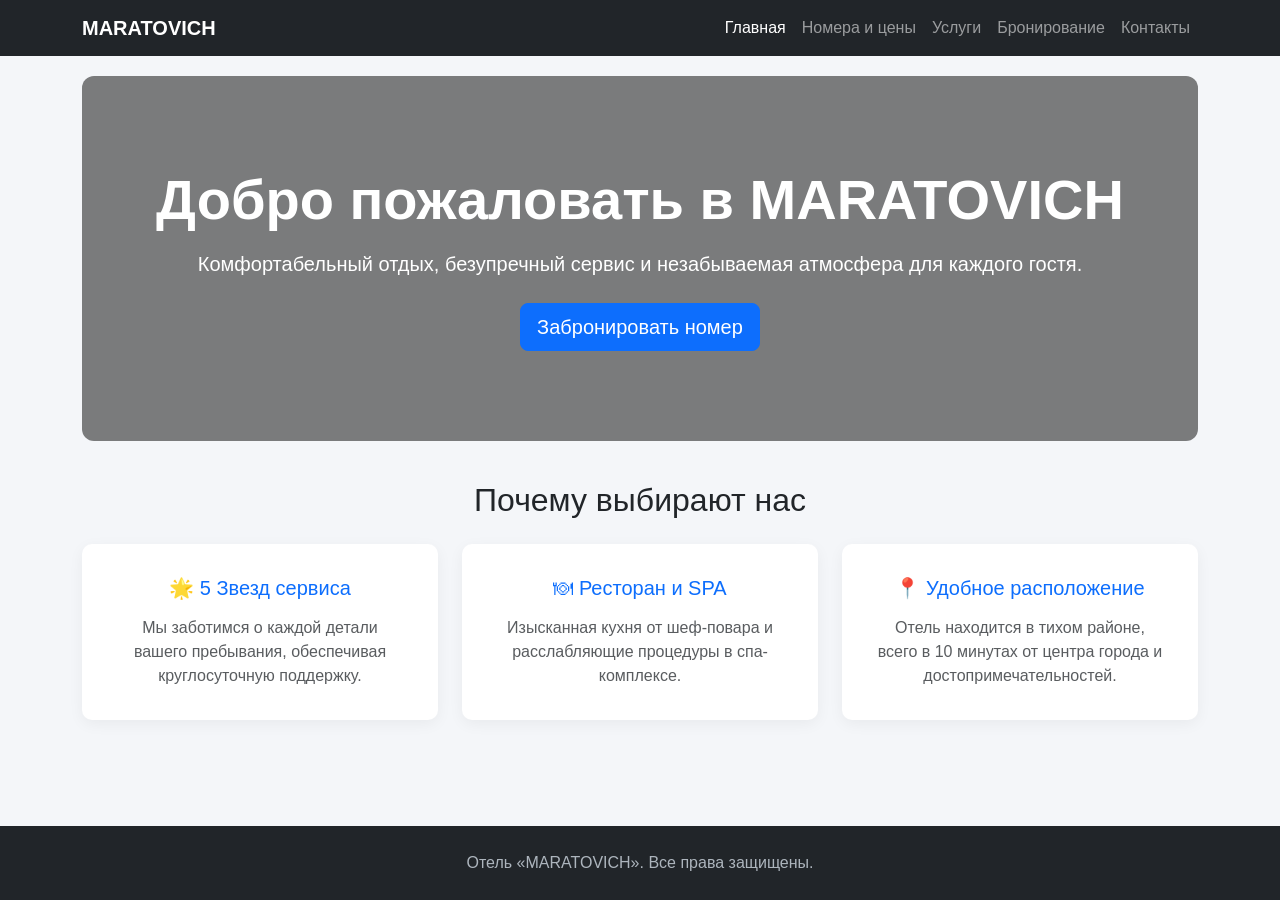
<file: index.html>
<!DOCTYPE html>
<html lang="ru">
<head>
    <meta charset="UTF-8">
    <meta name="viewport" content="width=device-width, initial-scale=1.0">
    <title>Отель «MARATOVICH» | Главная</title>
    <link href="https://cdn.jsdelivr.net/npm/bootstrap@5.3.2/dist/css/bootstrap.min.css" rel="stylesheet">
    <link rel="stylesheet" href="style.css">
</head>
<body>
    <header>
        <nav class="navbar navbar-expand-lg navbar-dark bg-dark">
            <div class="container">
                <a class="navbar-brand fw-bold" href="index.html">MARATOVICH</a>
                <button class="navbar-toggler" type="button" data-bs-toggle="collapse" data-bs-target="#menuNav">
                    <span class="navbar-toggler-icon"></span>
                </button>
                <div class="collapse navbar-collapse" id="menuNav">
                    <ul class="navbar-nav ms-auto">
                        <li class="nav-item"><a class="nav-link active" href="index.html">Главная</a></li>
                        <li class="nav-item"><a class="nav-link" href="nomera.html">Номера и цены</a></li>
                        <li class="nav-item"><a class="nav-link" href="uslugi.html">Услуги</a></li>
                        <li class="nav-item"><a class="nav-link" href="bronirovanie.html">Бронирование</a></li>
                        <li class="nav-item"><a class="nav-link" href="kontakty.html">Контакты</a></li>
                    </ul>
                </div>
            </div>
        </nav>
    </header>
    <main class="container">
        <section class="glavnyi-banner">
            <h1 class="display-4 fw-bold mb-3">Добро пожаловать в MARATOVICH</h1>
            <p class="lead mb-4">Комфортабельный отдых, безупречный сервис и незабываемая атмосфера для каждого гостя.</p>
            <a href="bronirovanie.html" class="btn btn-primary btn-lg">Забронировать номер</a>
        </section>
        <section class="mb-5">
            <h2 class="text-center mb-4">Почему выбирают нас</h2>
            <div class="row g-4">
                <div class="col-md-4">
                    <div class="card h-100 kartochka-nomera p-3 text-center">
                        <div class="card-body">
                            <h3 class="h5 card-title text-primary mb-3">🌟 5 Звезд сервиса</h3>
                            <p class="card-text text-muted">Мы заботимся о каждой детали вашего пребывания, обеспечивая круглосуточную поддержку.</p>
                        </div>
                    </div>
                </div>
                <div class="col-md-4">
                    <div class="card h-100 kartochka-nomera p-3 text-center">
                        <div class="card-body">
                            <h3 class="h5 card-title text-primary mb-3">🍽 Ресторан и SPA</h3>
                            <p class="card-text text-muted">Изысканная кухня от шеф-повара и расслабляющие процедуры в спа-комплексе.</p>
                        </div>
                    </div>
                </div>
                <div class="col-md-4">
                    <div class="card h-100 kartochka-nomera p-3 text-center">
                        <div class="card-body">
                            <h3 class="h5 card-title text-primary mb-3">📍 Удобное расположение</h3>
                            <p class="card-text text-muted">Отель находится в тихом районе, всего в 10 минутах от центра города и достопримечательностей.</p>
                        </div>
                    </div>
                </div>
            </div>
        </section>
    </main>
    <footer class="podval-saita text-center">
        <div class="container">
            <p class="mb-0"> Отель «MARATOVICH». Все права защищены.</p>
        </div>
    </footer>
    <script src="https://cdn.jsdelivr.net/npm/bootstrap@5.3.2/dist/js/bootstrap.bundle.min.js"></script>
</body>
</html>
</file>
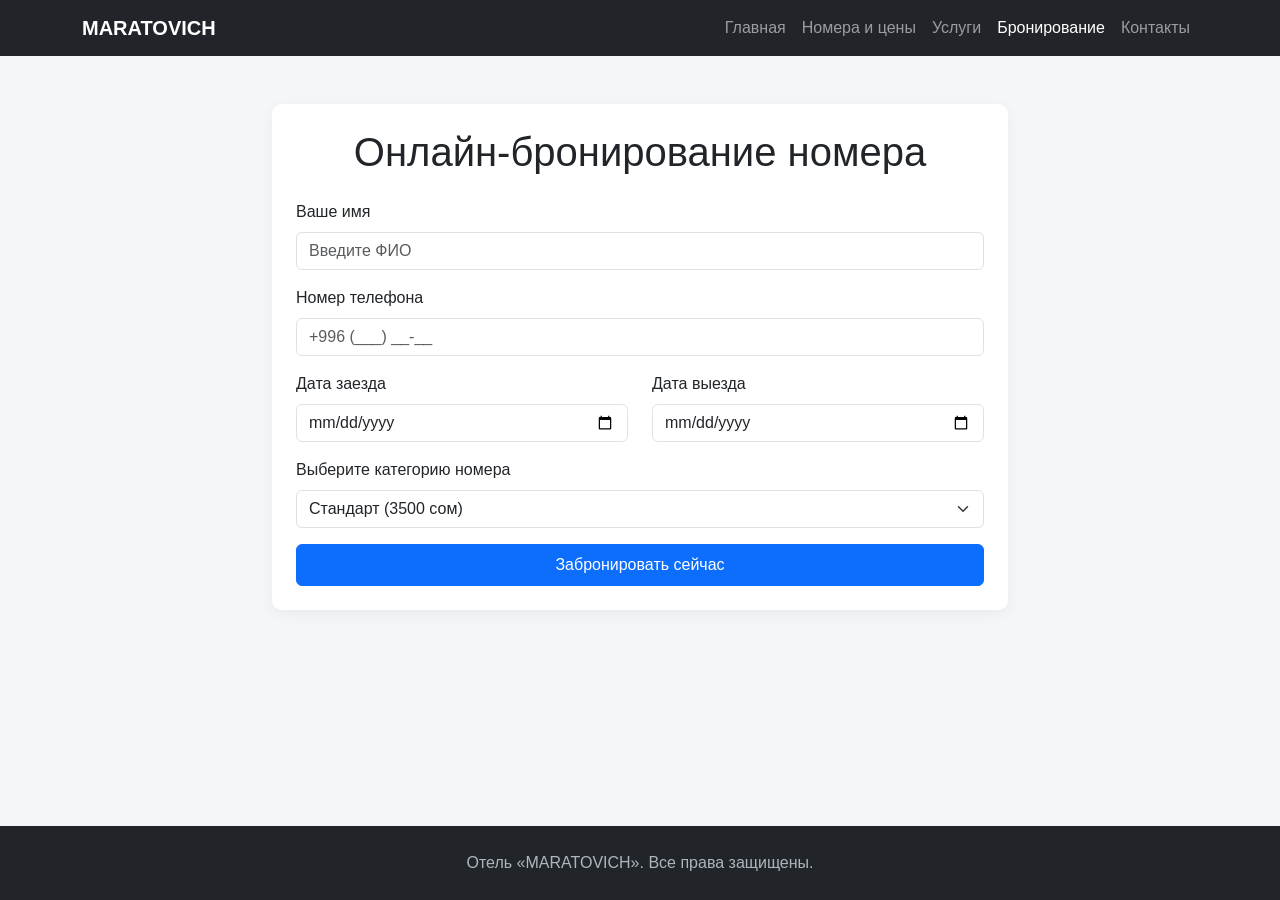
<file: bronirovanie.html>
<!DOCTYPE html>
<html lang="ru">
<head>
    <meta charset="UTF-8">
    <meta name="viewport" content="width=device-width, initial-scale=1.0">
    <title>Отель «MARATOVICH» | Бронирование</title>
    <link href="https://cdn.jsdelivr.net/npm/bootstrap@5.3.2/dist/css/bootstrap.min.css" rel="stylesheet">
    <link rel="stylesheet" href="style.css">
</head>
<body>
    <header>
        <nav class="navbar navbar-expand-lg navbar-dark bg-dark">
            <div class="container">
                <a class="navbar-brand fw-bold" href="index.html"> MARATOVICH</a>
                <button class="navbar-toggler" type="button" data-bs-toggle="collapse" data-bs-target="#menuNav">
                    <span class="navbar-toggler-icon"></span>
                </button>
                <div class="collapse navbar-collapse" id="menuNav">
                    <ul class="navbar-nav ms-auto">
                        <li class="nav-item"><a class="nav-link" href="index.html">Главная</a></li>
                        <li class="nav-item"><a class="nav-link" href="nomera.html">Номера и цены</a></li>
                        <li class="nav-item"><a class="nav-link" href="uslugi.html">Услуги</a></li>
                        <li class="nav-item"><a class="nav-link active" href="bronirovanie.html">Бронирование</a></li>
                        <li class="nav-item"><a class="nav-link" href="kontakty.html">Контакты</a></li>
                    </ul>
                </div>
            </div>
        </nav>
    </header>
    <main class="container my-5">
        <div class="row justify-content-center">
            <div class="col-md-8">
                <div class="card kartochka-nomera p-4">
                    <h1 class="mb-4 text-center">Онлайн-бронирование номера</h1>
                    
                    <form>
                        <div class="mb-3">
                            <label class="form-label">Ваше имя</label>
                            <input type="text" class="form-control" placeholder="Введите ФИО" required>
                        </div>
                        <div class="mb-3">
                            <label class="form-label">Номер телефона</label>
                            <input type="tel" class="form-control" placeholder="+996 (___) __-__" required>
                        </div>
                        <div class="row">
                            <div class="col-md-6 mb-3">
                                <label class="form-label">Дата заезда</label>
                                <input type="date" class="form-control" required>
                            </div>
                            <div class="col-md-6 mb-3">
                                <label class="form-label">Дата выезда</label>
                                <input type="date" class="form-control" required>
                            </div>
                        </div>
                        <div class="mb-3">
                            <label class="form-label">Выберите категорию номера</label>
                            <select class="form-select">
                                <option>Стандарт (3500 сом)</option>
                                <option>Комфорт / Полулюкс (5500 сом)</option>
                                <option>Президентский Люкс (12000 сом)</option>
                            </select>
                        </div>
                        <button type="button" class="btn btn-primary w-100 py-2" data-bs-toggle="modal" data-bs-target="#oknoUspexa">
                            Забронировать сейчас
                        </button>
                    </form>
                </div>
            </div>
        </div>
    </main>
    <div class="modal fade" id="oknoUspexa" tabindex="-1">
        <div class="modal-dialog">
            <div class="modal-content">
                <div class="modal-header">
                    <h5 class="modal-title">Заявка принята!</h5>
                    <button type="button" class="btn-close" data-bs-dismiss="modal"></button>
                </div>
                <div class="modal-body">
                    Спасибо за бронирование! Наш администратор свяжется с вами в течение 10 минут для подтверждения деталей.
                </div>
                <div class="modal-footer">
                    <button type="button" class="btn btn-primary" data-bs-dismiss="modal">Отлично</button>
                </div>
            </div>
        </div>
    </div>
    <footer class="podval-saita text-center">
        <div class="container">
            <p class="mb-0"> Отель «MARATOVICH». Все права защищены.</p>
        </div>
    </footer>

    <script src="https://cdn.jsdelivr.net/npm/bootstrap@5.3.2/dist/js/bootstrap.bundle.min.js"></script>
</body>
</html>
</file>
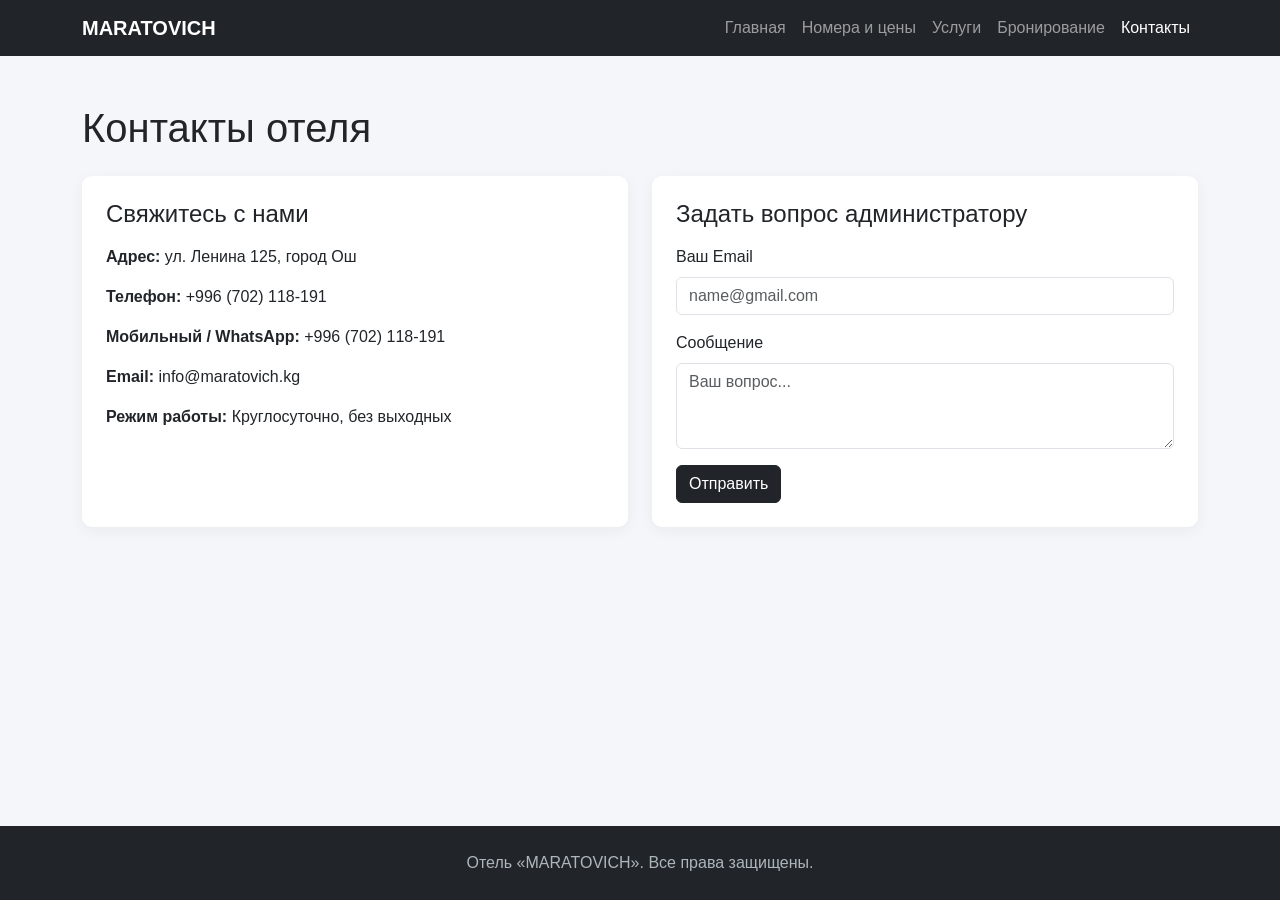
<file: kontakty.html>
<!DOCTYPE html>
<html lang="ru">
<head>
    <meta charset="UTF-8">
    <meta name="viewport" content="width=device-width, initial-scale=1.0">
    <title>Отель «MARATOVICH» | Контакты</title>
    <link href="https://cdn.jsdelivr.net/npm/bootstrap@5.3.2/dist/css/bootstrap.min.css" rel="stylesheet">
    <link rel="stylesheet" href="style.css">
</head>
<body>
    <header>
        <nav class="navbar navbar-expand-lg navbar-dark bg-dark">
            <div class="container">
                <a class="navbar-brand fw-bold" href="index.html"> MARATOVICH</a>
                <button class="navbar-toggler" type="button" data-bs-toggle="collapse" data-bs-target="#menuNav">
                    <span class="navbar-toggler-icon"></span>
                </button>
                <div class="collapse navbar-collapse" id="menuNav">
                    <ul class="navbar-nav ms-auto">
                        <li class="nav-item"><a class="nav-link" href="index.html">Главная</a></li>
                        <li class="nav-item"><a class="nav-link" href="nomera.html">Номера и цены</a></li>
                        <li class="nav-item"><a class="nav-link" href="uslugi.html">Услуги</a></li>
                        <li class="nav-item"><a class="nav-link" href="bronirovanie.html">Бронирование</a></li>
                        <li class="nav-item"><a class="nav-link active" href="kontakty.html">Контакты</a></li>
                    </ul>
                </div>
            </div>
        </nav>
    </header>
    <main class="container my-5">
        <h1 class="mb-4">Контакты отеля</h1>
        <div class="row g-4">
            <div class="col-md-6">
                <div class="card kartochka-nomera p-4 h-100">
                    <h3 class="h4 mb-3">Свяжитесь с нами</h3>
                    <p><strong>Адрес:</strong> ул. Ленина 125, город Ош</p>
                    <p><strong>Телефон:</strong> +996 (702) 118-191 </p>
                    <p><strong>Мобильный / WhatsApp:</strong> +996 (702) 118-191</p>
                    <p><strong>Email:</strong> info@maratovich.kg</p>
                    <p><strong>Режим работы:</strong> Круглосуточно, без выходных</p>
                </div>
            </div>
            <div class="col-md-6">
                <div class="card kartochka-nomera p-4 h-100">
                    <h3 class="h4 mb-3">Задать вопрос администратору</h3>
                    <form>
                        <div class="mb-3">
                            <label class="form-label">Ваш Email</label>
                            <input type="email" class="form-control" placeholder="name@gmail.com" required>
                        </div>
                        <div class="mb-3">
                            <label class="form-label">Сообщение</label>
                            <textarea class="form-control" rows="3" placeholder="Ваш вопрос..."></textarea>
                        </div>
                        <button type="submit" class="btn btn-dark">Отправить</button>
                    </form>
                </div>
            </div>
        </div>
    </main>
    <footer class="podval-saita text-center">
        <div class="container">
            <p class="mb-0"> Отель «MARATOVICH». Все права защищены.</p>
        </div>
    </footer>

    <script src="https://cdn.jsdelivr.net/npm/bootstrap@5.3.2/dist/js/bootstrap.bundle.min.js"></script>
</body>
</html>
</file>
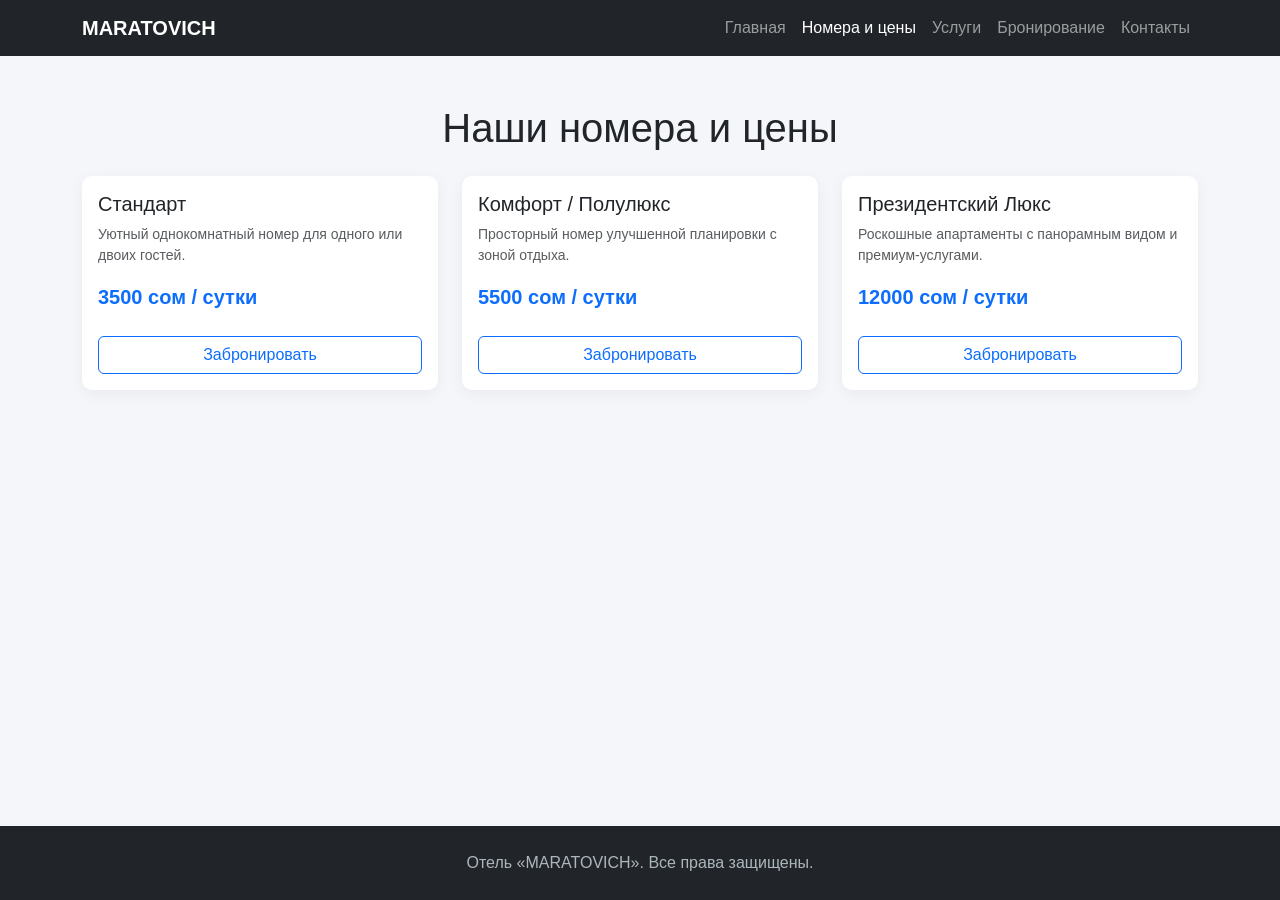
<file: nomera.html>
<!DOCTYPE html>
<html lang="ru">
<head>
    <meta charset="UTF-8">
    <meta name="viewport" content="width=device-width, initial-scale=1.0">
    <title>Отель «MARATOVICH» | Номера и цены</title>
    <link href="https://cdn.jsdelivr.net/npm/bootstrap@5.3.2/dist/css/bootstrap.min.css" rel="stylesheet">
    <link rel="stylesheet" href="style.css">
</head>
<body>
    <header>
        <nav class="navbar navbar-expand-lg navbar-dark bg-dark">
            <div class="container">
                <a class="navbar-brand fw-bold" href="index.html"> MARATOVICH</a>
                <button class="navbar-toggler" type="button" data-bs-toggle="collapse" data-bs-target="#menuNav">
                    <span class="navbar-toggler-icon"></span>
                </button>
                <div class="collapse navbar-collapse" id="menuNav">
                    <ul class="navbar-nav ms-auto">
                        <li class="nav-item"><a class="nav-link" href="index.html">Главная</a></li>
                        <li class="nav-item"><a class="nav-link active" href="nomera.html">Номера и цены</a></li>
                        <li class="nav-item"><a class="nav-link" href="uslugi.html">Услуги</a></li>
                        <li class="nav-item"><a class="nav-link" href="bronirovanie.html">Бронирование</a></li>
                        <li class="nav-item"><a class="nav-link" href="kontakty.html">Контакты</a></li>
                    </ul>
                </div>
            </div>
        </nav>
    </header>
    <main class="container my-5">
        <h1 class="mb-4 text-center">Наши номера и цены</h1>
        <div class="row g-4">
            <div class="col-md-4">
                <div class="card h-100 kartochka-nomera">
                    <div class="card-body d-flex flex-column">
                        <h3 class="h5 card-title">Стандарт</h3>
                        <p class="text-muted small">Уютный однокомнатный номер для одного или двоих гостей.</p>
                        <p class="fw-bold text-primary fs-5 mt-auto">3500 сом / сутки</p>
                        <a href="bronirovanie.html" class="btn btn-outline-primary mt-2">Забронировать</a>
                    </div>
                </div>
            </div>
            <div class="col-md-4">
                <div class="card h-100 kartochka-nomera">
                    <div class="card-body d-flex flex-column">
                        <h3 class="h5 card-title">Комфорт / Полулюкс</h3>
                        <p class="text-muted small">Просторный номер улучшенной планировки с зоной отдыха.</p>
                        <p class="fw-bold text-primary fs-5 mt-auto">5500 сом / сутки</p>
                        <a href="bronirovanie.html" class="btn btn-outline-primary mt-2">Забронировать</a>
                    </div>
                </div>
            </div>
            <div class="col-md-4">
                <div class="card h-100 kartochka-nomera">
                    <div class="card-body d-flex flex-column">
                        <h3 class="h5 card-title">Президентский Люкс</h3>
                        <p class="text-muted small">Роскошные апартаменты с панорамным видом и премиум-услугами.</p>
                        <p class="fw-bold text-primary fs-5 mt-auto">12000 сом / сутки</p>
                        <a href="bronirovanie.html" class="btn btn-outline-primary mt-2">Забронировать</a>
                    </div>
                </div>
            </div>
        </div>
    </main>
    <footer class="podval-saita text-center">
        <div class="container">
            <p class="mb-0"> Отель «MARATOVICH». Все права защищены.</p>
        </div>
    </footer>

    <script src="https://cdn.jsdelivr.net/npm/bootstrap@5.3.2/dist/js/bootstrap.bundle.min.js"></script>
</body>
</html>
</file>
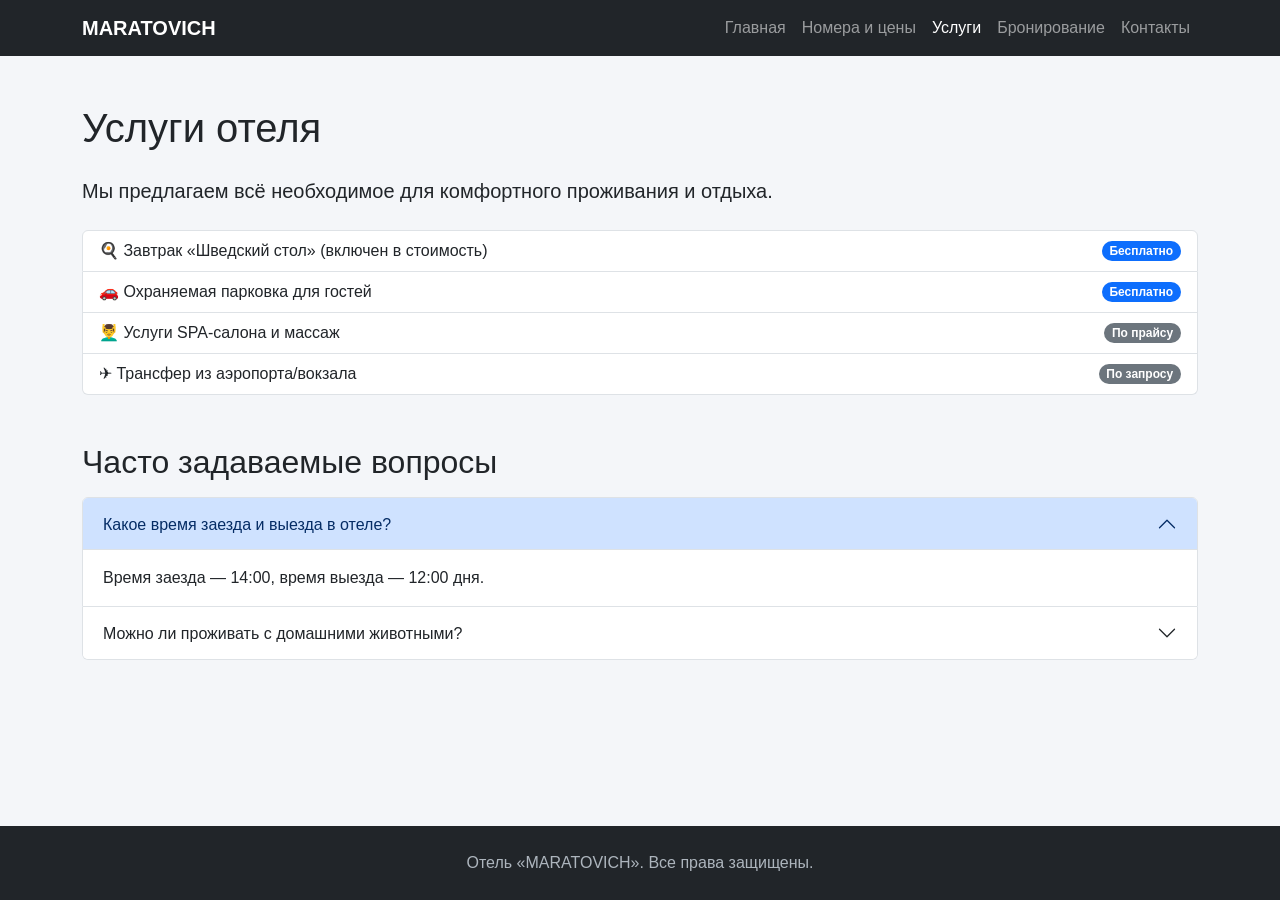
<file: uslugi.html>
<!DOCTYPE html>
<html lang="ru">
<head>
    <meta charset="UTF-8">
    <meta name="viewport" content="width=device-width, initial-scale=1.0">
    <title>Отель «MARATOVICH» | Услуги</title>
    <link href="https://cdn.jsdelivr.net/npm/bootstrap@5.3.2/dist/css/bootstrap.min.css" rel="stylesheet">
    <link rel="stylesheet" href="style.css">
</head>
<body>
    <header>
        <nav class="navbar navbar-expand-lg navbar-dark bg-dark">
            <div class="container">
                <a class="navbar-brand fw-bold" href="index.html"> MARATOVICH</a>
                <button class="navbar-toggler" type="button" data-bs-toggle="collapse" data-bs-target="#menuNav">
                    <span class="navbar-toggler-icon"></span>
                </button>
                <div class="collapse navbar-collapse" id="menuNav">
                    <ul class="navbar-nav ms-auto">
                        <li class="nav-item"><a class="nav-link" href="index.html">Главная</a></li>
                        <li class="nav-item"><a class="nav-link" href="nomera.html">Номера и цены</a></li>
                        <li class="nav-item"><a class="nav-link active" href="uslugi.html">Услуги</a></li>
                        <li class="nav-item"><a class="nav-link" href="bronirovanie.html">Бронирование</a></li>
                        <li class="nav-item"><a class="nav-link" href="kontakty.html">Контакты</a></li>
                    </ul>
                </div>
            </div>
        </nav>
    </header>
    <main class="container my-5">
        <h1 class="mb-4">Услуги отеля</h1>
        <p class="lead mb-4">Мы предлагаем всё необходимое для комфортного проживания и отдыха.</p>
        <ul class="list-group mb-5">
            <li class="list-group-item d-flex justify-content-between align-items-center">
                🍳 Завтрак «Шведский стол» (включен в стоимость)
                <span class="badge bg-primary rounded-pill">Бесплатно</span>
            </li>
            <li class="list-group-item d-flex justify-content-between align-items-center">
                🚗 Охраняемая парковка для гостей
                <span class="badge bg-primary rounded-pill">Бесплатно</span>
            </li>
            <li class="list-group-item d-flex justify-content-between align-items-center">
                💆‍♂️ Услуги SPA-салона и массаж
                <span class="badge bg-secondary rounded-pill">По прайсу</span>
            </li>
            <li class="list-group-item d-flex justify-content-between align-items-center">
                ✈ Трансфер из аэропорта/вокзала
                <span class="badge bg-secondary rounded-pill">По запросу</span>
            </li>
        </ul>
        <h2 class="mb-3">Часто задаваемые вопросы</h2>
        <div class="accordion" id="faqAccordion">
            <div class="accordion-item">
                <h2 class="accordion-header">
                    <button class="accordion-button" type="button" data-bs-toggle="collapse" data-bs-target="#faq1">
                        Какое время заезда и выезда в отеле?
                    </button>
                </h2>
                <div id="faq1" class="accordion-collapse collapse show" data-bs-parent="#faqAccordion">
                    <div class="accordion-body">
                        Время заезда  — 14:00, время выезда  — 12:00 дня.
                    </div>
                </div>
            </div>
            <div class="accordion-item">
                <h2 class="accordion-header">
                    <button class="accordion-button collapsed" type="button" data-bs-toggle="collapse" data-bs-target="#faq2">
                        Можно ли проживать с домашними животными?
                    </button>
                </h2>
                <div id="faq2" class="accordion-collapse collapse" data-bs-parent="#faqAccordion">
                    <div class="accordion-body">
                        Проживание с небольшими домашними животными допускается по предварительному согласованию с администрацией.
                    </div>
                </div>
            </div>
        </div>
    </main>

    <footer class="podval-saita text-center">
        <div class="container">
            <p class="mb-0"> Отель «MARATOVICH». Все права защищены.</p>
        </div>
    </footer>

    <script src="https://cdn.jsdelivr.net/npm/bootstrap@5.3.2/dist/js/bootstrap.bundle.min.js"></script>
</body>
</html>
</file>
<file: style.css>
body {
    font-family: 'Segoe UI', Tahoma, Geneva, Verdana, sans-serif;
    background-color: rgb(244, 246, 249);
    display: flex;
    flex-direction: column;
    min-height: 100vh;
}
main {
    flex: 1;
}
.glavnyi-banner {
    background: linear-gradient(rgba(0, 0, 0, 0.5), rgba(0, 0, 0, 0.5)), url('https://images.unsplash.com/photo-1566073771259-6a8506099945?auto=format&fit=crop&w=1200&q=80') center/cover no-repeat;
    color: white;
    padding: 90px 20px;
    border-radius: 12px;
    margin-top: 20px;
    margin-bottom: 40px;
    text-align: center;
}
.kartochka-nomera {
    border: none;
    border-radius: 10px;
    box-shadow: 0 4px 15px rgba(0, 0, 0, 0.05);
    transition: 0.3s;
}
.kartochka-nomera:hover {
    transform: translateY(-5px);
}
.podval-saita {
    background-color: rgb(33, 37, 41);
    color: rgb(173, 181, 189);
    padding: 25px 0;
    margin-top: 40px;
}
</file>
